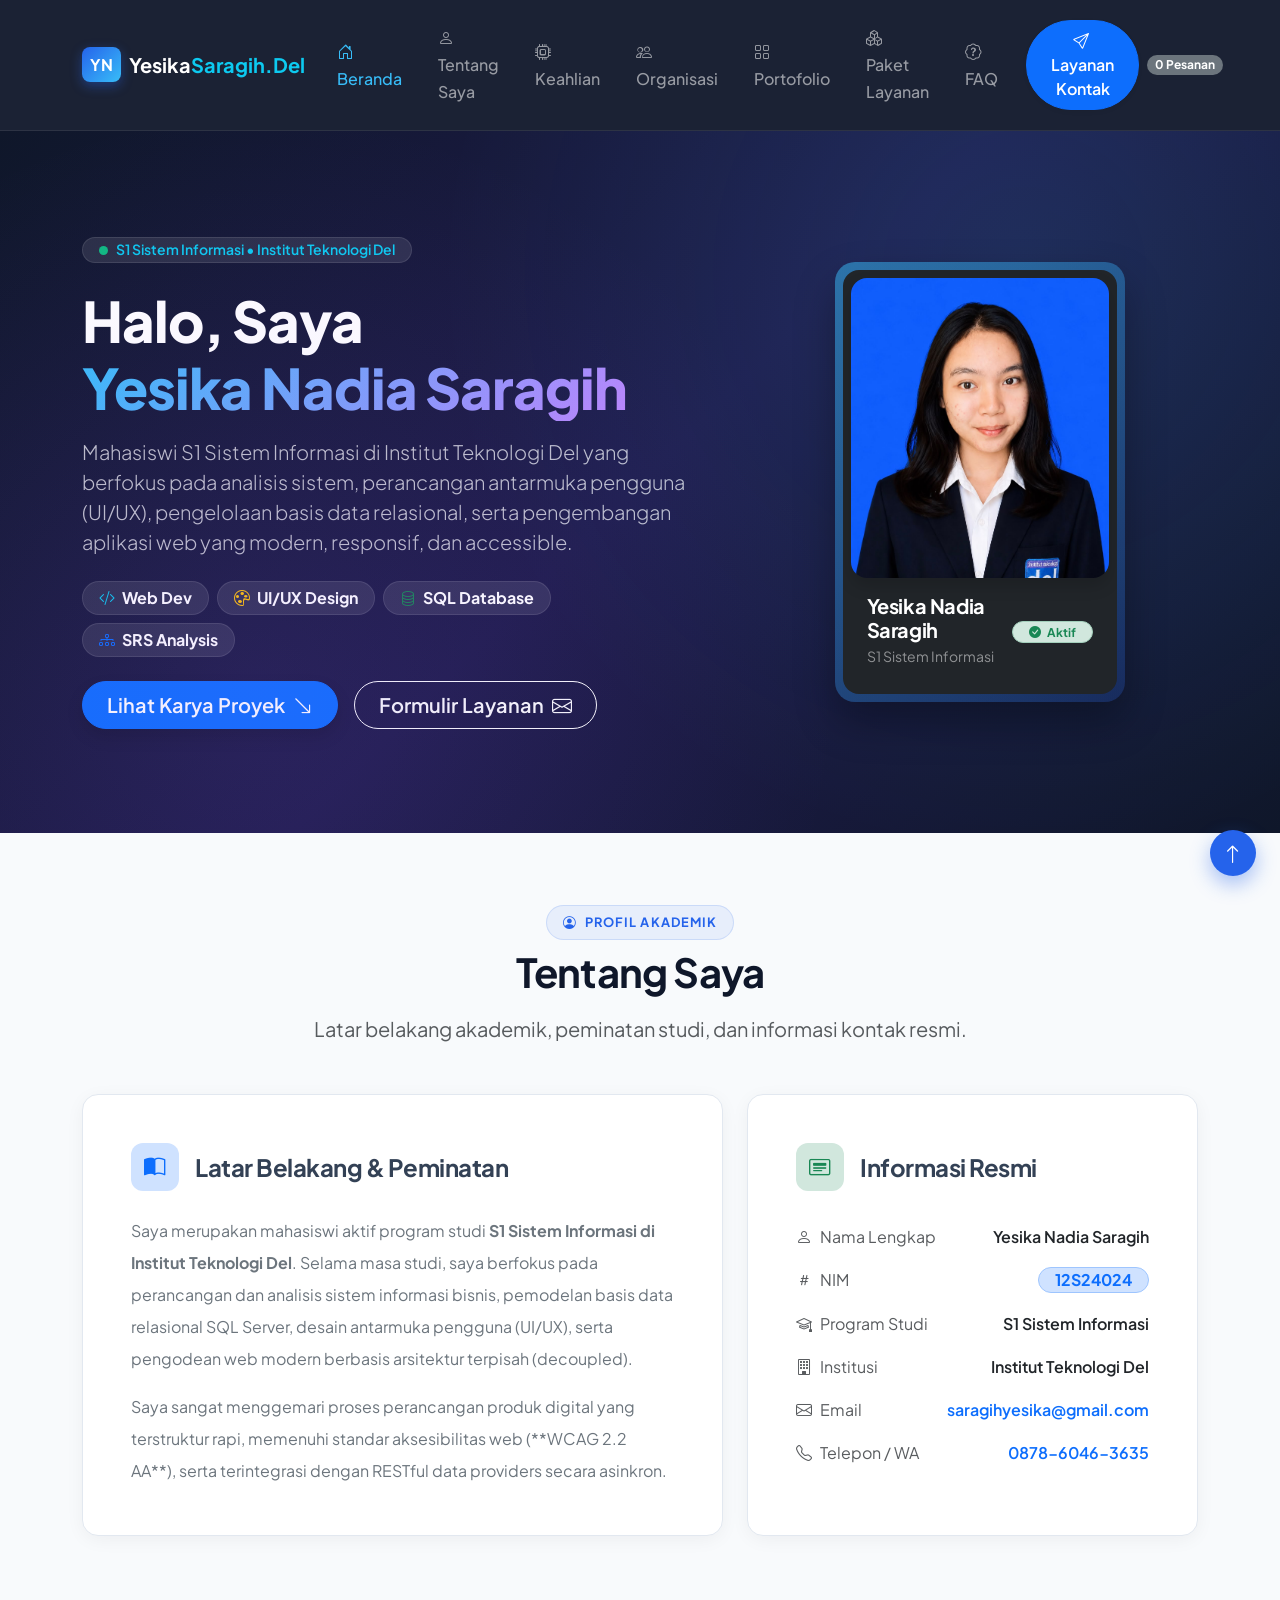
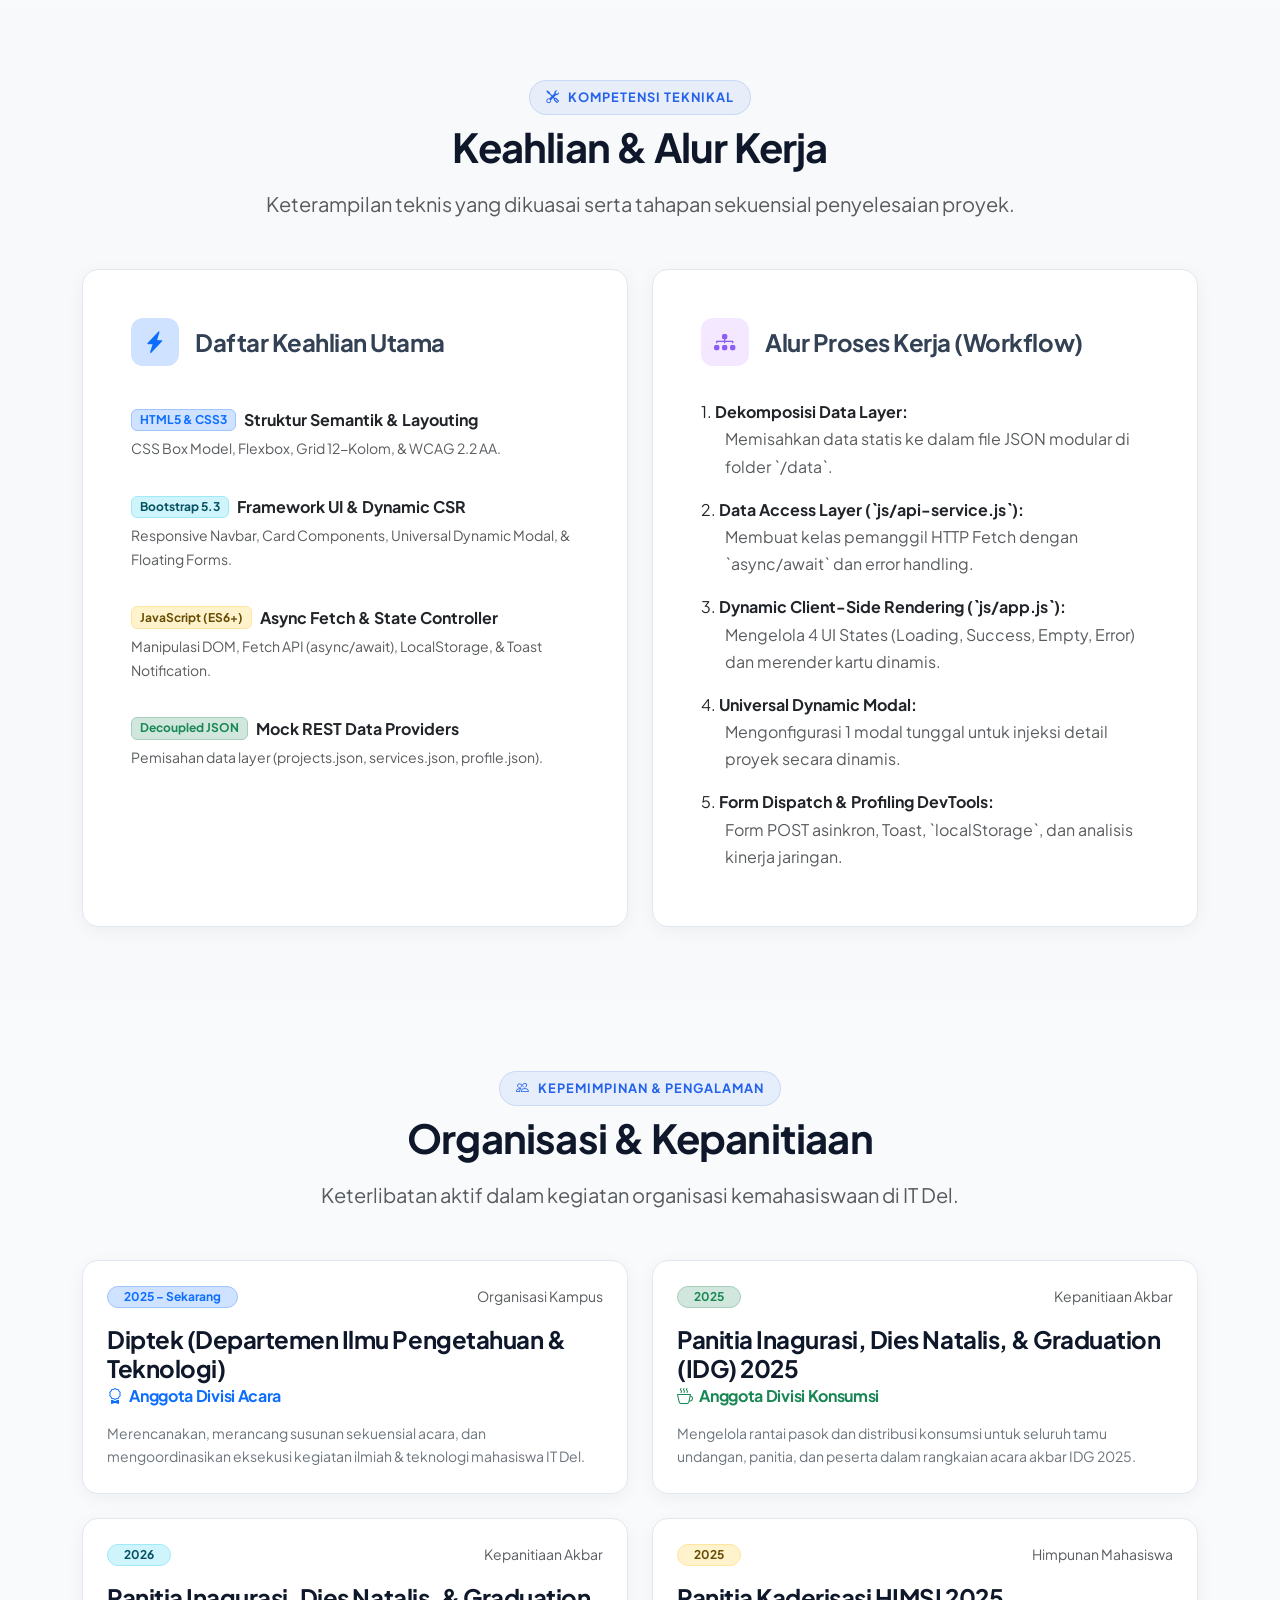
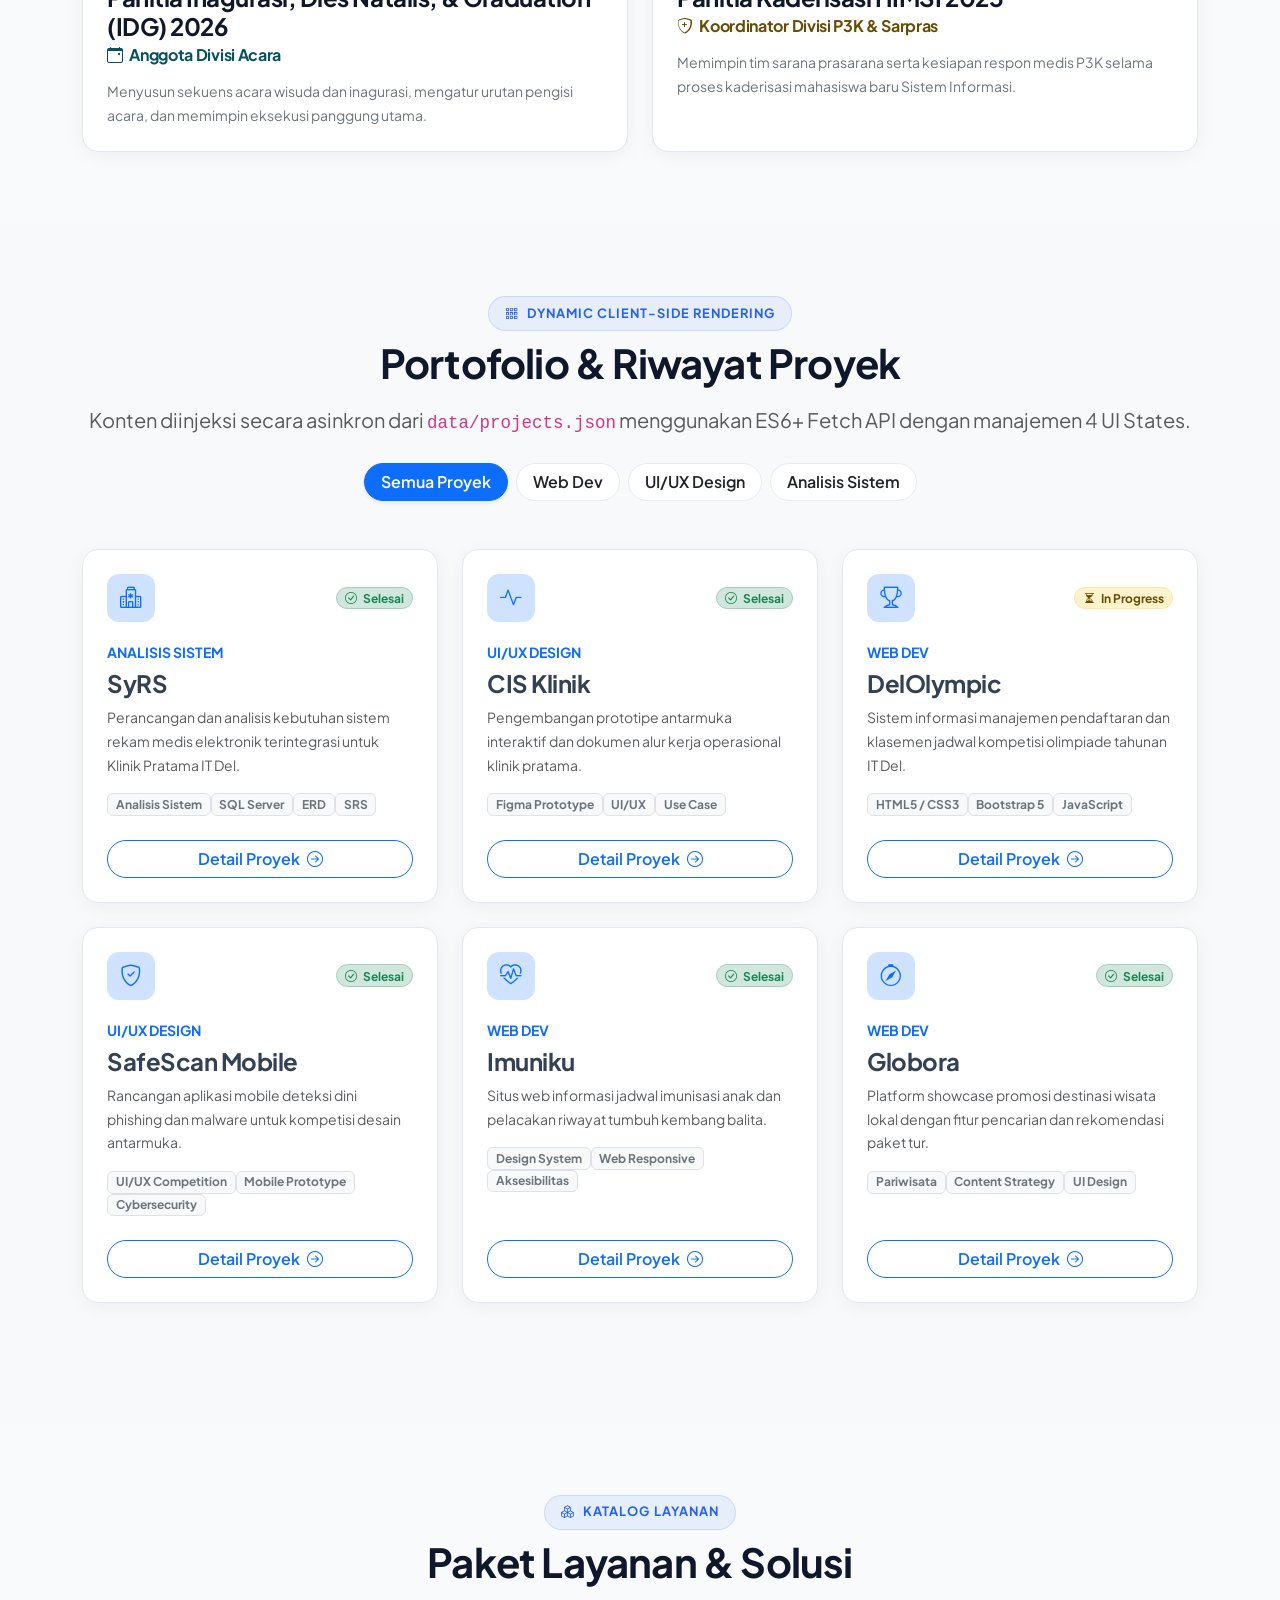
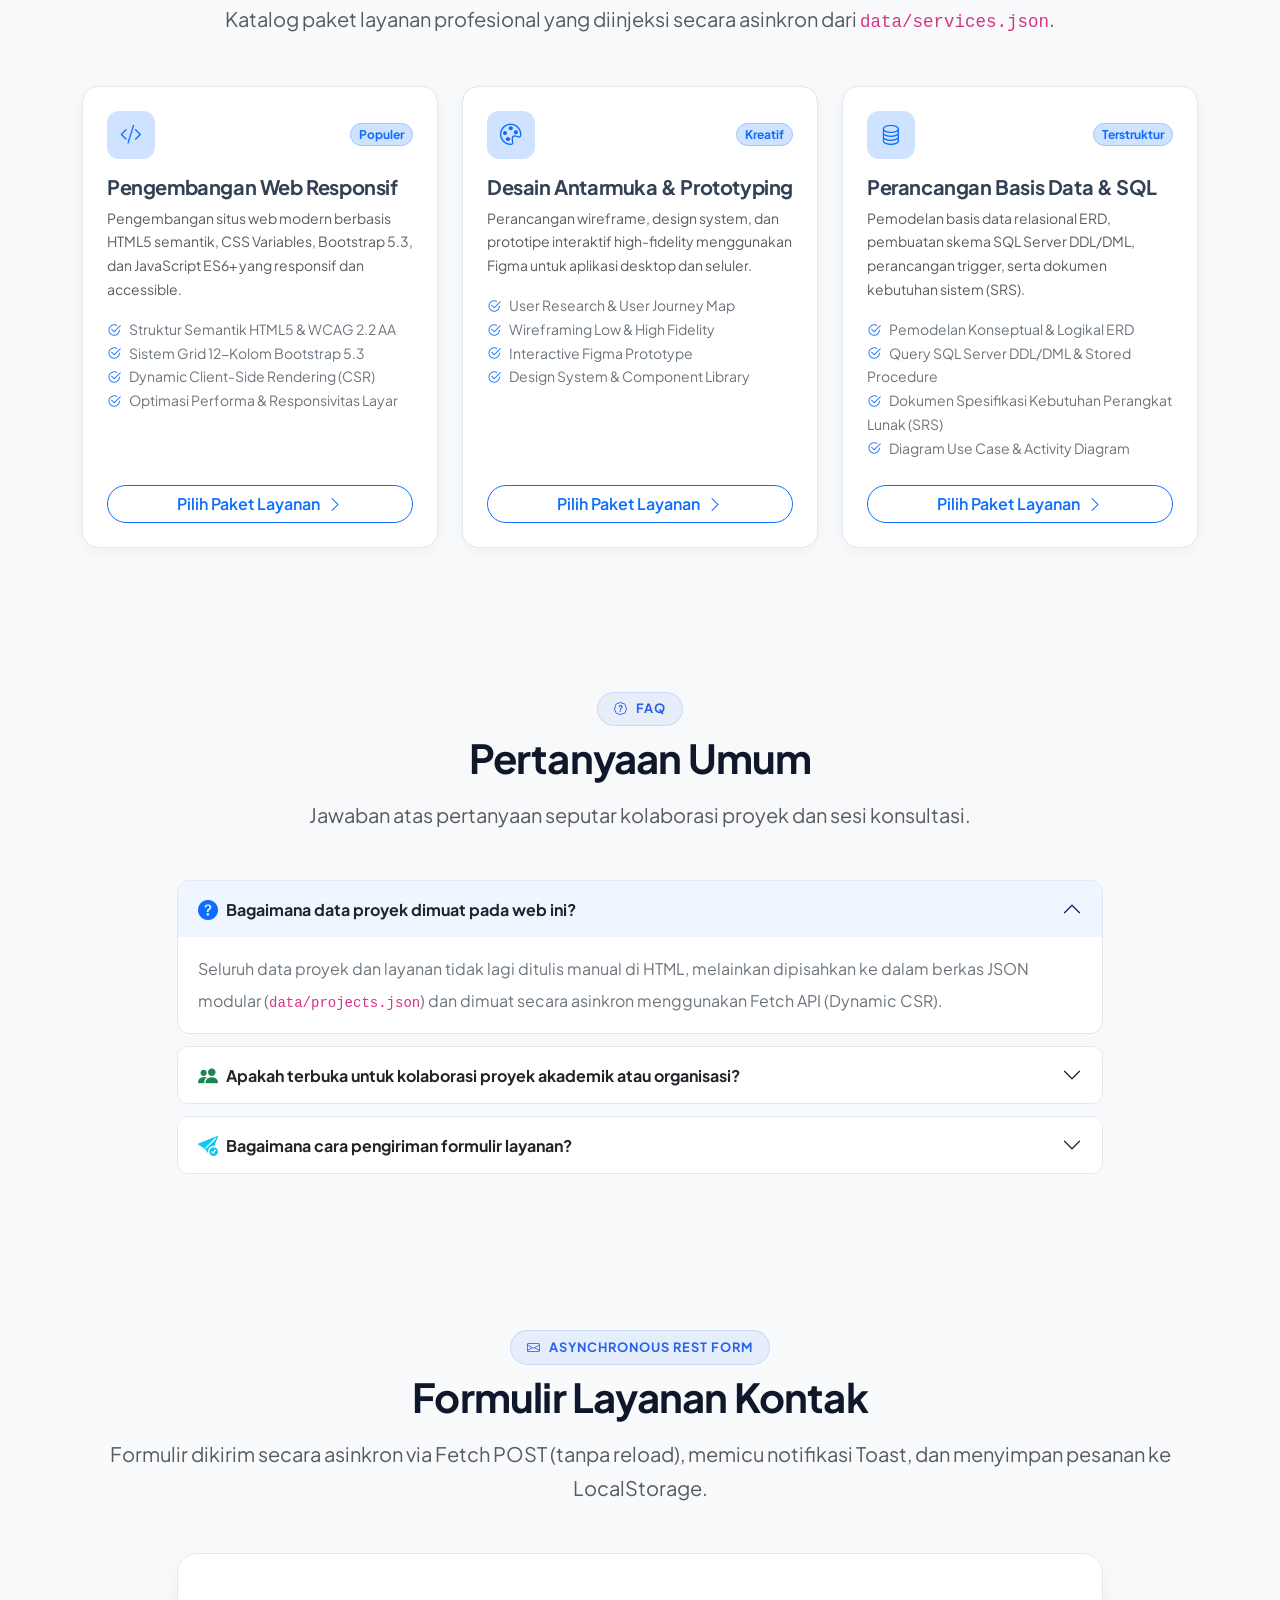
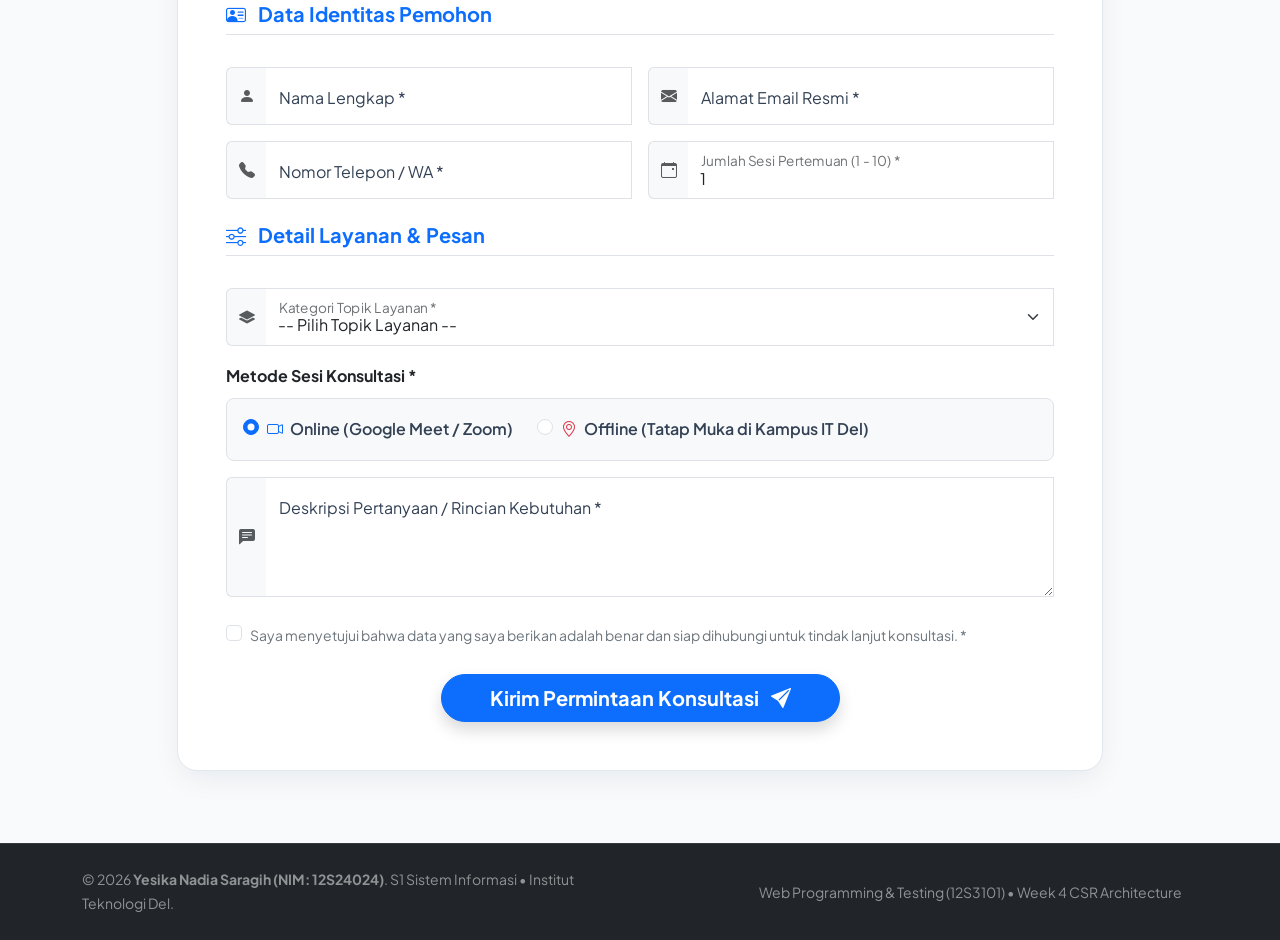
<file: index.html>
<!DOCTYPE html>
<html lang="id">
<head>
    <meta charset="UTF-8">
    <meta name="viewport" content="width=device-width, initial-scale=1.0">
    <meta name="description" content="Portofolio Personal & Portal Layanan Yesika Nadia Saragih - Mahasiswi S1 Sistem Informasi IT Del (NIM: 12S24024). Modul 4: Decoupled Multi-Tier Architecture & Dynamic Client-Side Rendering (CSR).">
    <title>Yesika Nadia Saragih | Portofolio S1 Sistem Informasi IT Del</title>

    <!-- Google Fonts: Plus Jakarta Sans -->
    <link rel="preconnect" href="https://fonts.googleapis.com">
    <link rel="preconnect" href="https://fonts.gstatic.com" crossorigin>
    <link href="https://fonts.googleapis.com/css2?family=Plus+Jakarta+Sans:wght@400;500;600;700;800&display=swap" rel="stylesheet">

    <!-- Bootstrap 5.3.3 CSS CDN -->
    <link href="https://cdn.jsdelivr.net/npm/bootstrap@5.3.3/dist/css/bootstrap.min.css" rel="stylesheet" integrity="sha384-QWTKZyjpPEjISv5WaRU9OFeRpok6YctnYmDr5pNlyT2bRjXh0JMhjY6hW+ALEwIH" crossorigin="anonymous">

    <!-- Bootstrap Icons 1.11.3 CDN -->
    <link rel="stylesheet" href="https://cdn.jsdelivr.net/npm/bootstrap-icons@1.11.3/font/bootstrap-icons.min.css">

    <!-- External Custom Styles (Zero !important) -->
    <link rel="stylesheet" href="style.css">
</head>
<body data-bs-spy="scroll" data-bs-target="#mainNavbar" data-bs-offset="90">

    <!-- HEADER & RESPONSIVE GLASSMORPHISM NAVBAR -->
    <header class="sticky-top">
        <nav class="navbar navbar-expand-lg navbar-dark glass-nav py-3" id="mainNavbar">
            <div class="container">
                <a class="navbar-brand fw-bold d-flex align-items-center gap-2" href="#beranda">
                    <span class="brand-logo text-white rounded-3 px-2 py-1 fs-6">YN</span>
                    <span class="fs-5">Yesika<span class="text-info">Saragih.Del</span></span>
                </a>
                
                <button class="navbar-toggler border-0 shadow-none" type="button" data-bs-toggle="collapse" data-bs-target="#navbarContent" aria-controls="navbarContent" aria-expanded="false" aria-label="Toggle navigation">
                    <span class="navbar-toggler-icon"></span>
                </button>

                <div class="collapse navbar-collapse" id="navbarContent">
                    <ul class="navbar-nav ms-auto mb-2 mb-lg-0 gap-lg-1 align-items-lg-center">
                        <li class="nav-item"><a class="nav-link active px-3" href="#beranda"><i class="bi bi-house-door me-1"></i> Beranda</a></li>
                        <li class="nav-item"><a class="nav-link px-3" href="#tentang"><i class="bi bi-person me-1"></i> Tentang Saya</a></li>
                        <li class="nav-item"><a class="nav-link px-3" href="#keahlian"><i class="bi bi-cpu me-1"></i> Keahlian</a></li>
                        <li class="nav-item"><a class="nav-link px-3" href="#organisasi"><i class="bi bi-people me-1"></i> Organisasi</a></li>
                        <li class="nav-item"><a class="nav-link px-3" href="#proyek"><i class="bi bi-grid me-1"></i> Portofolio</a></li>
                        <li class="nav-item"><a class="nav-link px-3" href="#layanan-katalog"><i class="bi bi-boxes me-1"></i> Paket Layanan</a></li>
                        <li class="nav-item"><a class="nav-link px-3" href="#faq"><i class="bi bi-patch-question me-1"></i> FAQ</a></li>
                        <li class="nav-item ms-lg-2 d-flex align-items-center gap-2 mt-2 mt-lg-0">
                            <a class="btn btn-primary rounded-pill px-4 py-2 fw-semibold shadow-sm" href="#layanan">
                                <i class="bi bi-send me-1"></i> Layanan Kontak
                            </a>
                            <span id="orderCountBadge" class="badge bg-secondary rounded-pill" title="Jumlah pesanan di localStorage">0 Pesanan</span>
                        </li>
                    </ul>
                </div>
            </div>
        </nav>
    </header>

    <main>
        <!-- HERO SECTION -->
        <section id="beranda" class="hero-wrapper text-white overflow-hidden">
            <div class="container py-lg-4">
                <div class="row align-items-center g-5">
                    <div class="col-lg-7">
                        <div class="pe-lg-3">
                            <div class="d-inline-flex align-items-center gap-2 px-3 py-1.5 rounded-pill bg-white bg-opacity-10 backdrop-blur text-info border border-white border-opacity-10 mb-4">
                                <span class="pulse-status"></span>
                                <span class="small fw-semibold">S1 Sistem Informasi • Institut Teknologi Del</span>
                            </div>
                            
                            <h1 class="display-4 fw-extrabold mb-3 text-white hero-title-text">
                                Halo, Saya <span class="gradient-title">Yesika Nadia Saragih</span>
                            </h1>

                            <p class="lead text-light text-opacity-75 mb-4 lh-base">
                                Mahasiswi S1 Sistem Informasi di Institut Teknologi Del yang berfokus pada analisis sistem, perancangan antarmuka pengguna (UI/UX), pengelolaan basis data relasional, serta pengembangan aplikasi web yang modern, responsif, dan accessible.
                            </p>

                            <div class="d-flex flex-wrap gap-2 mb-4">
                                <span class="badge bg-white bg-opacity-10 text-white border border-white border-opacity-10 px-3 py-2 fs-6 rounded-pill"><i class="bi bi-code-slash text-info me-1"></i> Web Dev</span>
                                <span class="badge bg-white bg-opacity-10 text-white border border-white border-opacity-10 px-3 py-2 fs-6 rounded-pill"><i class="bi bi-palette text-warning me-1"></i> UI/UX Design</span>
                                <span class="badge bg-white bg-opacity-10 text-white border border-white border-opacity-10 px-3 py-2 fs-6 rounded-pill"><i class="bi bi-database text-success me-1"></i> SQL Database</span>
                                <span class="badge bg-white bg-opacity-10 text-white border border-white border-opacity-10 px-3 py-2 fs-6 rounded-pill"><i class="bi bi-diagram-3 text-primary me-1"></i> SRS Analysis</span>
                            </div>

                            <div class="d-flex flex-wrap gap-3">
                                <a href="#proyek" class="btn btn-primary btn-lg rounded-pill px-4 shadow fw-semibold">
                                    Lihat Karya Proyek <i class="bi bi-arrow-down-right ms-1"></i>
                                </a>
                                <a href="#layanan" class="btn btn-outline-light btn-lg rounded-pill px-4 fw-semibold">
                                    Formulir Layanan <i class="bi bi-envelope ms-1"></i>
                                </a>
                            </div>
                        </div>
                    </div>

                    <div class="col-lg-5 text-center">
                        <div class="hero-profile-ring mx-auto" style="max-width: 290px;">
                            <div class="card bg-dark border-0 rounded-4 overflow-hidden shadow-2xl p-2 text-white">
                                <img src="profile.png" alt="Foto Profil Yesika Nadia Saragih" class="card-img-top rounded-4 shadow" style="height: 300px; object-fit: cover;">
                                <div class="card-body p-3 text-start">
                                    <div class="d-flex justify-content-between align-items-center">
                                        <div>
                                            <h5 class="card-title fw-bold mb-0 text-white">Yesika Nadia Saragih</h5>
                                            <small class="text-white-50">S1 Sistem Informasi</small>
                                        </div>
                                        <span class="badge bg-success-subtle text-success border border-success-subtle px-3 py-1.5 rounded-pill"><i class="bi bi-check-circle-fill me-1"></i> Aktif</span>
                                    </div>
                                </div>
                            </div>
                        </div>
                    </div>
                </div>
            </div>
        </section>

        <!-- SECTION 1: TENTANG SAYA -->
        <section id="tentang" class="py-5">
            <div class="container py-lg-4">
                <div class="text-center max-w-2xl mx-auto mb-5">
                    <span class="section-pill mb-2"><i class="bi bi-person-circle"></i> Profil Akademik</span>
                    <h2 class="fw-extrabold fs-1 mb-3">Tentang Saya</h2>
                    <p class="text-muted fs-5">Latar belakang akademik, peminatan studi, dan informasi kontak resmi.</p>
                </div>

                <div class="row g-4">
                    <div class="col-lg-7">
                        <article class="unified-card h-100 p-4 p-md-5">
                            <div class="d-flex align-items-center gap-3 mb-4">
                                <div class="card-icon-box bg-primary-subtle text-primary">
                                    <i class="bi bi-book-half"></i>
                                </div>
                                <h3 class="h4 fw-bold mb-0">Latar Belakang & Peminatan</h3>
                            </div>
                            <p class="text-secondary lh-lg mb-3">
                                Saya merupakan mahasiswi aktif program studi <strong>S1 Sistem Informasi di Institut Teknologi Del</strong>. Selama masa studi, saya berfokus pada perancangan dan analisis sistem informasi bisnis, pemodelan basis data relasional SQL Server, desain antarmuka pengguna (UI/UX), serta pengodean web modern berbasis arsitektur terpisah (decoupled).
                            </p>
                            <p class="text-secondary lh-lg mb-0">
                                Saya sangat menggemari proses perancangan produk digital yang terstruktur rapi, memenuhi standar aksesibilitas web (**WCAG 2.2 AA**), serta terintegrasi dengan RESTful data providers secara asinkron.
                            </p>
                        </article>
                    </div>

                    <div class="col-lg-5">
                        <aside class="unified-card h-100 p-4 p-md-5">
                            <div class="d-flex align-items-center gap-3 mb-4">
                                <div class="card-icon-box bg-success-subtle text-success">
                                    <i class="bi bi-card-heading"></i>
                                </div>
                                <h3 class="h4 fw-bold mb-0">Informasi Resmi</h3>
                            </div>
                            <ul class="list-group list-group-flush border-0">
                                <li class="list-group-item d-flex justify-content-between align-items-center border-0 px-0 py-2.5">
                                    <span class="text-muted"><i class="bi bi-person me-2"></i>Nama Lengkap</span>
                                    <span class="fw-semibold text-dark">Yesika Nadia Saragih</span>
                                </li>
                                <li class="list-group-item d-flex justify-content-between align-items-center border-0 px-0 py-2.5">
                                    <span class="text-muted"><i class="bi bi-hash me-2"></i>NIM</span>
                                    <span class="badge bg-primary-subtle text-primary border border-primary-subtle px-3 py-1 fs-6 rounded-pill">12S24024</span>
                                </li>
                                <li class="list-group-item d-flex justify-content-between align-items-center border-0 px-0 py-2.5">
                                    <span class="text-muted"><i class="bi bi-mortarboard me-2"></i>Program Studi</span>
                                    <span class="fw-semibold text-dark">S1 Sistem Informasi</span>
                                </li>
                                <li class="list-group-item d-flex justify-content-between align-items-center border-0 px-0 py-2.5">
                                    <span class="text-muted"><i class="bi bi-building me-2"></i>Institusi</span>
                                    <span class="fw-semibold text-dark">Institut Teknologi Del</span>
                                </li>
                                <li class="list-group-item d-flex justify-content-between align-items-center border-0 px-0 py-2.5">
                                    <span class="text-muted"><i class="bi bi-envelope me-2"></i>Email</span>
                                    <a href="mailto:saragihyesika@gmail.com" class="fw-semibold text-decoration-none text-primary">saragihyesika@gmail.com</a>
                                </li>
                                <li class="list-group-item d-flex justify-content-between align-items-center border-0 px-0 py-2.5">
                                    <span class="text-muted"><i class="bi bi-telephone me-2"></i>Telepon / WA</span>
                                    <a href="tel:087860463635" class="fw-semibold text-decoration-none text-primary">0878-6046-3635</a>
                                </li>
                            </ul>
                        </aside>
                    </div>
                </div>
            </div>
        </section>

        <!-- SECTION 2: KEAHLIAN & ALUR KERJA -->
        <section id="keahlian" class="py-5 bg-body-tertiary">
            <div class="container py-lg-4">
                <div class="text-center max-w-2xl mx-auto mb-5">
                    <span class="section-pill mb-2"><i class="bi bi-tools"></i> Kompetensi Teknikal</span>
                    <h2 class="fw-extrabold fs-1 mb-3">Keahlian & Alur Kerja</h2>
                    <p class="text-muted fs-5">Keterampilan teknis yang dikuasai serta tahapan sekuensial penyelesaian proyek.</p>
                </div>

                <div class="row g-4">
                    <div class="col-lg-6">
                        <article class="unified-card h-100 p-4 p-md-5">
                            <div class="d-flex align-items-center gap-3 mb-4">
                                <div class="card-icon-box bg-primary-subtle text-primary">
                                    <i class="bi bi-lightning-charge-fill"></i>
                                </div>
                                <h3 class="h4 fw-bold mb-0">Daftar Keahlian Utama</h3>
                            </div>
                            <ul class="list-group list-group-flush border-0">
                                <li class="list-group-item border-0 px-0 py-3">
                                    <div class="d-flex align-items-center gap-2 mb-1">
                                        <span class="badge bg-primary-subtle text-primary border border-primary-subtle">HTML5 & CSS3</span>
                                        <span class="fw-bold text-dark">Struktur Semantik & Layouting</span>
                                    </div>
                                    <small class="text-muted d-block">CSS Box Model, Flexbox, Grid 12-Kolom, & WCAG 2.2 AA.</small>
                                </li>
                                <li class="list-group-item border-0 px-0 py-3">
                                    <div class="d-flex align-items-center gap-2 mb-1">
                                        <span class="badge bg-info-subtle text-info-emphasis border border-info-subtle">Bootstrap 5.3</span>
                                        <span class="fw-bold text-dark">Framework UI & Dynamic CSR</span>
                                    </div>
                                    <small class="text-muted d-block">Responsive Navbar, Card Components, Universal Dynamic Modal, & Floating Forms.</small>
                                </li>
                                <li class="list-group-item border-0 px-0 py-3">
                                    <div class="d-flex align-items-center gap-2 mb-1">
                                        <span class="badge bg-warning-subtle text-warning-emphasis border border-warning-subtle">JavaScript (ES6+)</span>
                                        <span class="fw-bold text-dark">Async Fetch & State Controller</span>
                                    </div>
                                    <small class="text-muted d-block">Manipulasi DOM, Fetch API (async/await), LocalStorage, & Toast Notification.</small>
                                </li>
                                <li class="list-group-item border-0 px-0 py-3">
                                    <div class="d-flex align-items-center gap-2 mb-1">
                                        <span class="badge bg-success-subtle text-success border border-success-subtle">Decoupled JSON</span>
                                        <span class="fw-bold text-dark">Mock REST Data Providers</span>
                                    </div>
                                    <small class="text-muted d-block">Pemisahan data layer (projects.json, services.json, profile.json).</small>
                                </li>
                            </ul>
                        </article>
                    </div>

                    <div class="col-lg-6">
                        <article class="unified-card h-100 p-4 p-md-5">
                            <div class="d-flex align-items-center gap-3 mb-4">
                                <div class="card-icon-box bg-purple-subtle text-purple" style="background-color: #f3e8ff; color: #8b5cf6;">
                                    <i class="bi bi-diagram-3-fill"></i>
                                </div>
                                <h3 class="h4 fw-bold mb-0">Alur Proses Kerja (Workflow)</h3>
                            </div>
                            <ol class="list-group list-group-numbered list-group-flush border-0">
                                <li class="list-group-item border-0 px-0 py-2.5">
                                    <strong class="text-dark">Dekomposisi Data Layer:</strong>
                                    <span class="text-muted d-block ms-4">Memisahkan data statis ke dalam file JSON modular di folder `/data`.</span>
                                </li>
                                <li class="list-group-item border-0 px-0 py-2.5">
                                    <strong class="text-dark">Data Access Layer (`js/api-service.js`):</strong>
                                    <span class="text-muted d-block ms-4">Membuat kelas pemanggil HTTP Fetch dengan `async/await` dan error handling.</span>
                                </li>
                                <li class="list-group-item border-0 px-0 py-2.5">
                                    <strong class="text-dark">Dynamic Client-Side Rendering (`js/app.js`):</strong>
                                    <span class="text-muted d-block ms-4">Mengelola 4 UI States (Loading, Success, Empty, Error) dan merender kartu dinamis.</span>
                                </li>
                                <li class="list-group-item border-0 px-0 py-2.5">
                                    <strong class="text-dark">Universal Dynamic Modal:</strong>
                                    <span class="text-muted d-block ms-4">Mengonfigurasi 1 modal tunggal untuk injeksi detail proyek secara dinamis.</span>
                                </li>
                                <li class="list-group-item border-0 px-0 py-2.5">
                                    <strong class="text-dark">Form Dispatch & Profiling DevTools:</strong>
                                    <span class="text-muted d-block ms-4">Form POST asinkron, Toast, `localStorage`, dan analisis kinerja jaringan.</span>
                                </li>
                            </ol>
                        </article>
                    </div>
                </div>
            </div>
        </section>

        <!-- SECTION 3: ORGANISASI & KEPANITIAAN -->
        <section id="organisasi" class="py-5">
            <div class="container py-lg-4">
                <div class="text-center max-w-2xl mx-auto mb-5">
                    <span class="section-pill mb-2"><i class="bi bi-people"></i> Kepemimpinan & Pengalaman</span>
                    <h2 class="fw-extrabold fs-1 mb-3">Organisasi & Kepanitiaan</h2>
                    <p class="text-muted fs-5">Keterlibatan aktif dalam kegiatan organisasi kemahasiswaan di IT Del.</p>
                </div>

                <div class="row row-cols-1 row-cols-md-2 g-4">
                    <div class="col">
                        <article class="unified-card h-100 p-4">
                            <div class="d-flex justify-content-between align-items-center mb-3">
                                <span class="badge bg-primary-subtle text-primary border border-primary-subtle px-3 py-1.5 rounded-pill">2025 – Sekarang</span>
                                <span class="text-muted small font-mono">Organisasi Kampus</span>
                            </div>
                            <h4 class="fw-bold mb-1">Diptek (Departemen Ilmu Pengetahuan & Teknologi)</h4>
                            <h6 class="text-primary mb-3"><i class="bi bi-award me-1"></i> Anggota Divisi Acara</h6>
                            <p class="text-secondary small lh-relaxed mb-0">
                                Merencanakan, merancang susunan sekuensial acara, dan mengoordinasikan eksekusi kegiatan ilmiah & teknologi mahasiswa IT Del.
                            </p>
                        </article>
                    </div>

                    <div class="col">
                        <article class="unified-card h-100 p-4">
                            <div class="d-flex justify-content-between align-items-center mb-3">
                                <span class="badge bg-success-subtle text-success border border-success-subtle px-3 py-1.5 rounded-pill">2025</span>
                                <span class="text-muted small font-mono">Kepanitiaan Akbar</span>
                            </div>
                            <h4 class="fw-bold mb-1">Panitia Inagurasi, Dies Natalis, & Graduation (IDG) 2025</h4>
                            <h6 class="text-success mb-3"><i class="bi bi-cup-hot me-1"></i> Anggota Divisi Konsumsi</h6>
                            <p class="text-secondary small lh-relaxed mb-0">
                                Mengelola rantai pasok dan distribusi konsumsi untuk seluruh tamu undangan, panitia, dan peserta dalam rangkaian acara akbar IDG 2025.
                            </p>
                        </article>
                    </div>

                    <div class="col">
                        <article class="unified-card h-100 p-4">
                            <div class="d-flex justify-content-between align-items-center mb-3">
                                <span class="badge bg-info-subtle text-info-emphasis border border-info-subtle px-3 py-1.5 rounded-pill">2026</span>
                                <span class="text-muted small font-mono">Kepanitiaan Akbar</span>
                            </div>
                            <h4 class="fw-bold mb-1">Panitia Inagurasi, Dies Natalis, & Graduation (IDG) 2026</h4>
                            <h6 class="text-info-emphasis mb-3"><i class="bi bi-calendar-event me-1"></i> Anggota Divisi Acara</h6>
                            <p class="text-secondary small lh-relaxed mb-0">
                                Menyusun sekuens acara wisuda dan inagurasi, mengatur urutan pengisi acara, dan memimpin eksekusi panggung utama.
                            </p>
                        </article>
                    </div>

                    <div class="col">
                        <article class="unified-card h-100 p-4">
                            <div class="d-flex justify-content-between align-items-center mb-3">
                                <span class="badge bg-warning-subtle text-warning-emphasis border border-warning-subtle px-3 py-1.5 rounded-pill">2025</span>
                                <span class="text-muted small font-mono">Himpunan Mahasiswa</span>
                            </div>
                            <h4 class="fw-bold mb-1">Panitia Kaderisasi HIMSI 2025</h4>
                            <h6 class="text-warning-emphasis mb-3"><i class="bi bi-shield-plus me-1"></i> Koordinator Divisi P3K & Sarpras</h6>
                            <p class="text-secondary small lh-relaxed mb-0">
                                Memimpin tim sarana prasarana serta kesiapan respon medis P3K selama proses kaderisasi mahasiswa baru Sistem Informasi.
                            </p>
                        </article>
                    </div>
                </div>
            </div>
        </section>

        <!-- SECTION 4: PORTOFOLIO KARYA (DYNAMIC CLIENT-SIDE RENDERING CSR) -->
        <section id="proyek" class="py-5 bg-body-tertiary">
            <div class="container py-lg-4">
                <div class="text-center max-w-2xl mx-auto mb-4">
                    <span class="section-pill mb-2"><i class="bi bi-grid-3x3-gap"></i> Dynamic Client-Side Rendering</span>
                    <h2 class="fw-extrabold fs-1 mb-3">Portofolio & Riwayat Proyek</h2>
                    <p class="text-muted fs-5">Konten diinjeksi secara asinkron dari <code>data/projects.json</code> menggunakan ES6+ Fetch API dengan manajemen 4 UI States.</p>
                </div>

                <!-- FILTER KATEGORI INSTAN (DYNAMICALLY RENDERED BY APP.JS) -->
                <div id="categoryFilters" class="d-flex flex-wrap justify-content-center gap-2 mb-5">
                    <!-- Category buttons rendered dynamically -->
                </div>

                <!-- RESPONSIVE GRID 12-KOLOM (DYNAMICALLY RENDERED BY APP.JS) -->
                <div id="projectsContainer" class="row row-cols-1 row-cols-md-2 row-cols-lg-3 g-4 mb-5">
                    <!-- 4 UI States rendered dynamically (Loading, Success, Empty, Error) -->
                </div>
            </div>
        </section>

        <!-- SECTION 5: KATALOG PAKET LAYANAN (DYNAMICALLY RENDERED FROM SERVICES.JSON) -->
        <section id="layanan-katalog" class="py-5">
            <div class="container py-lg-4">
                <div class="text-center max-w-2xl mx-auto mb-5">
                    <span class="section-pill mb-2"><i class="bi bi-boxes"></i> Katalog Layanan</span>
                    <h2 class="fw-extrabold fs-1 mb-3">Paket Layanan & Solusi</h2>
                    <p class="text-muted fs-5">Katalog paket layanan profesional yang diinjeksi secara asinkron dari <code>data/services.json</code>.</p>
                </div>

                <div id="servicesContainer" class="row row-cols-1 row-cols-md-3 g-4">
                    <!-- Services rendered dynamically -->
                </div>
            </div>
        </section>

        <!-- SECTION 6: PERTANYAAN UMUM (FAQ) ACCORDION -->
        <aside id="faq" class="py-5 bg-body-tertiary">
            <div class="container py-lg-4">
                <div class="text-center max-w-2xl mx-auto mb-5">
                    <span class="section-pill mb-2"><i class="bi bi-patch-question"></i> FAQ</span>
                    <h2 class="fw-extrabold fs-1 mb-3">Pertanyaan Umum</h2>
                    <p class="text-muted fs-5">Jawaban atas pertanyaan seputar kolaborasi proyek dan sesi konsultasi.</p>
                </div>

                <div class="row">
                    <div class="col-lg-10 mx-auto">
                        <div class="accordion" id="faqAccordion">
                            <div class="accordion-item custom-accordion-item">
                                <h2 class="accordion-header" id="headingOne">
                                    <button class="accordion-button fw-bold py-3 text-dark" type="button" data-bs-toggle="collapse" data-bs-target="#collapseOne" aria-expanded="true" aria-controls="collapseOne">
                                        <i class="bi bi-question-circle-fill text-primary me-2 fs-5"></i> Bagaimana data proyek dimuat pada web ini?
                                    </button>
                                </h2>
                                <div id="collapseOne" class="accordion-collapse collapse show" aria-labelledby="headingOne" data-bs-parent="#faqAccordion">
                                    <div class="accordion-body text-secondary lh-lg">
                                        Seluruh data proyek dan layanan tidak lagi ditulis manual di HTML, melainkan dipisahkan ke dalam berkas JSON modular (<code>data/projects.json</code>) dan dimuat secara asinkron menggunakan Fetch API (Dynamic CSR).
                                    </div>
                                </div>
                            </div>

                            <div class="accordion-item custom-accordion-item">
                                <h2 class="accordion-header" id="headingTwo">
                                    <button class="accordion-button collapsed fw-bold py-3 text-dark" type="button" data-bs-toggle="collapse" data-bs-target="#collapseTwo" aria-expanded="false" aria-controls="collapseTwo">
                                        <i class="bi bi-people-fill text-success me-2 fs-5"></i> Apakah terbuka untuk kolaborasi proyek akademik atau organisasi?
                                    </button>
                                </h2>
                                <div id="collapseTwo" class="accordion-collapse collapse" aria-labelledby="headingTwo" data-bs-parent="#faqAccordion">
                                    <div class="accordion-body text-secondary lh-lg">
                                        Sangat terbuka! Saya siap berkolaborasi dalam proyek kelompok perkuliahan, kegiatan organisasi kemahasiswaan IT Del, maupun tim pengembangan riset aplikasi web.
                                    </div>
                                </div>
                            </div>

                            <div class="accordion-item custom-accordion-item">
                                <h2 class="accordion-header" id="headingThree">
                                    <button class="accordion-button collapsed fw-bold py-3 text-dark" type="button" data-bs-toggle="collapse" data-bs-target="#collapseThree" aria-expanded="false" aria-controls="collapseThree">
                                        <i class="bi bi-send-check-fill text-info me-2 fs-5"></i> Bagaimana cara pengiriman formulir layanan?
                                    </button>
                                </h2>
                                <div id="collapseThree" class="accordion-collapse collapse" aria-labelledby="headingThree" data-bs-parent="#faqAccordion">
                                    <div class="accordion-body text-secondary lh-lg">
                                        Formulir dikirim secara asinkron via AJAX Fetch POST tanpa memicu *full page reload*. Pesanan Anda akan dikirim ke API simulasi dan disimpan secara persisten di <code>localStorage</code> peramban Anda.
                                    </div>
                                </div>
                            </div>
                        </div>
                    </div>
                </div>
            </div>
        </aside>

        <!-- SECTION 7: FORMULIR LAYANAN KONTAK ASINKRON (DECOUPLED REST FORM DISPATCH) -->
        <section id="layanan" class="py-5">
            <div class="container py-lg-4">
                <div class="text-center max-w-2xl mx-auto mb-5">
                    <span class="section-pill mb-2"><i class="bi bi-envelope"></i> Asynchronous REST Form</span>
                    <h2 class="fw-extrabold fs-1 mb-3">Formulir Layanan Kontak</h2>
                    <p class="text-muted fs-5">Formulir dikirim secara asinkron via Fetch POST (tanpa reload), memicu notifikasi Toast, dan menyimpan pesanan ke LocalStorage.</p>
                </div>

                <div class="row">
                    <div class="col-lg-10 mx-auto">
                        <div class="custom-form-card p-4 p-md-5">
                            <form class="needs-validation" novalidate action="#" method="POST" id="contactForm">
                                
                                <!-- FIELDSET 1: IDENTITAS PEMOHON -->
                                <fieldset class="mb-4">
                                    <legend class="h5 fw-bold text-primary border-bottom pb-2 mb-3">
                                        <i class="bi bi-person-vcard me-2"></i> Data Identitas Pemohon
                                    </legend>

                                    <div class="row g-3">
                                        <!-- INPUT 1: NAMA LENGKAP -->
                                        <div class="col-md-6">
                                            <div class="input-group has-validation">
                                                <span class="input-group-text bg-light border-end-0 text-muted"><i class="bi bi-person-fill"></i></span>
                                                <div class="form-floating flex-grow-1">
                                                    <input type="text" class="form-control border-start-0" id="floatingNama" name="floatingNama" placeholder="Nama Lengkap" required>
                                                    <label for="floatingNama">Nama Lengkap *</label>
                                                </div>
                                                <div class="invalid-feedback">Nama lengkap wajib diisi.</div>
                                                <div class="valid-feedback">Terisi dengan benar!</div>
                                            </div>
                                        </div>

                                        <!-- INPUT 2: EMAIL -->
                                        <div class="col-md-6">
                                            <div class="input-group has-validation">
                                                <span class="input-group-text bg-light border-end-0 text-muted"><i class="bi bi-envelope-fill"></i></span>
                                                <div class="form-floating flex-grow-1">
                                                    <input type="email" class="form-control border-start-0" id="floatingEmail" name="floatingEmail" placeholder="nama@del.ac.id" required pattern="[a-z0-9._%+-]+@[a-z0-9.-]+\.[a-z]{2,}$">
                                                    <label for="floatingEmail">Alamat Email Resmi *</label>
                                                </div>
                                                <div class="invalid-feedback">Alamat email valid wajib disertakan.</div>
                                                <div class="valid-feedback">Format email valid!</div>
                                            </div>
                                        </div>

                                        <!-- INPUT 3: TELEPON / WA -->
                                        <div class="col-md-6">
                                            <div class="input-group has-validation">
                                                <span class="input-group-text bg-light border-end-0 text-muted"><i class="bi bi-telephone-fill"></i></span>
                                                <div class="form-floating flex-grow-1">
                                                    <input type="tel" class="form-control border-start-0" id="floatingTel" name="floatingTel" placeholder="087860463635" required pattern="[0-9]{10,14}">
                                                    <label for="floatingTel">Nomor Telepon / WA *</label>
                                                </div>
                                                <div class="invalid-feedback">Nomor WA valid (10-14 digit angka) wajib disertakan.</div>
                                                <div class="valid-feedback">Nomor telepon valid!</div>
                                            </div>
                                        </div>

                                        <!-- INPUT 4: JUMLAH SESI -->
                                        <div class="col-md-6">
                                            <div class="input-group has-validation">
                                                <span class="input-group-text bg-light border-end-0 text-muted"><i class="bi bi-calendar-event"></i></span>
                                                <div class="form-floating flex-grow-1">
                                                    <input type="number" class="form-control border-start-0" id="floatingSesi" name="floatingSesi" placeholder="1" min="1" max="10" value="1" required>
                                                    <label for="floatingSesi">Jumlah Sesi Pertemuan (1 - 10) *</label>
                                                </div>
                                                <div class="invalid-feedback">Isi angka 1 hingga 10 sesi.</div>
                                                <div class="valid-feedback">Jumlah sesi valid!</div>
                                            </div>
                                        </div>
                                    </div>
                                </fieldset>

                                <!-- FIELDSET 2: DETAIL LAYANAN KONSULTASI -->
                                <fieldset class="mb-4">
                                    <legend class="h5 fw-bold text-primary border-bottom pb-2 mb-3">
                                        <i class="bi bi-sliders me-2"></i> Detail Layanan & Pesan
                                    </legend>

                                    <div class="row g-3">
                                        <!-- SELECT TOPIC -->
                                        <div class="col-12">
                                            <div class="input-group has-validation">
                                                <span class="input-group-text bg-light border-end-0 text-muted"><i class="bi bi-layers-fill"></i></span>
                                                <div class="form-floating flex-grow-1">
                                                    <select class="form-select border-start-0" id="floatingSelectTopic" name="floatingSelectTopic" required aria-label="Pilih Topik Layanan">
                                                        <option value="" selected disabled>-- Pilih Topik Layanan --</option>
                                                        <option value="web-dev">Pengembangan Web (HTML5, CSS3, Bootstrap 5)</option>
                                                        <option value="uiux-design">Desain Antarmuka & Prototyping (Figma)</option>
                                                        <option value="database-sql">Perancangan Basis Data & Query SQL</option>
                                                        <option value="system-analysis">Analisis Kebutuhan Sistem (SRS & Diagram)</option>
                                                        <option value="diskusi-akademik">Diskusi Akademik / Organisasi Kampus</option>
                                                    </select>
                                                    <label for="floatingSelectTopic">Kategori Topik Layanan *</label>
                                                </div>
                                                <div class="invalid-feedback">Pilihlah salah satu topik layanan.</div>
                                                <div class="valid-feedback">Topik terpilih!</div>
                                            </div>
                                        </div>

                                        <!-- RADIO BUTTONS METODE -->
                                        <div class="col-12">
                                            <label class="form-label fw-bold text-dark mb-2">Metode Sesi Konsultasi *</label>
                                            <div class="d-flex flex-wrap gap-4 bg-light p-3 rounded-3 border">
                                                <div class="form-check">
                                                    <input class="form-check-input" type="radio" name="metodeKonsultasi" id="metodeOnline" value="online" checked required>
                                                    <label class="form-check-label fw-semibold" for="metodeOnline">
                                                        <i class="bi bi-camera-video text-primary me-1"></i> Online (Google Meet / Zoom)
                                                    </label>
                                                </div>
                                                <div class="form-check">
                                                    <input class="form-check-input" type="radio" name="metodeKonsultasi" id="metodeOffline" value="offline" required>
                                                    <label class="form-check-label fw-semibold" for="metodeOffline">
                                                        <i class="bi bi-geo-alt text-danger me-1"></i> Offline (Tatap Muka di Kampus IT Del)
                                                    </label>
                                                </div>
                                            </div>
                                        </div>

                                        <!-- TEXTAREA PESAN -->
                                        <div class="col-12">
                                            <div class="input-group has-validation">
                                                <span class="input-group-text bg-light border-end-0 text-muted"><i class="bi bi-chat-left-text-fill"></i></span>
                                                <div class="form-floating flex-grow-1">
                                                    <textarea class="form-control border-start-0" id="floatingPesan" name="floatingPesan" placeholder="Tuliskan deskripsi..." style="height: 120px;" required></textarea>
                                                    <label for="floatingPesan">Deskripsi Pertanyaan / Rincian Kebutuhan *</label>
                                                </div>
                                                <div class="invalid-feedback">Deskripsi pesan tidak boleh kosong.</div>
                                                <div class="valid-feedback">Deskripsi terisi!</div>
                                            </div>
                                        </div>

                                        <!-- CHECKBOX PERSETUJUAN -->
                                        <div class="col-12">
                                            <div class="form-check has-validation mt-2">
                                                <input class="form-check-input" type="checkbox" value="agreed" id="invalidCheck" name="invalidCheck" required>
                                                <label class="form-check-label text-secondary small" for="invalidCheck">
                                                    Saya menyetujui bahwa data yang saya berikan adalah benar dan siap dihubungi untuk tindak lanjut konsultasi. *
                                                </label>
                                                <div class="invalid-feedback">Anda wajib menyetujui syarat & ketentuan.</div>
                                            </div>
                                        </div>
                                    </div>
                                </fieldset>

                                <div class="text-center">
                                    <button class="btn btn-primary btn-lg rounded-pill px-5 fw-bold shadow" type="submit">
                                        Kirim Permintaan Konsultasi <i class="bi bi-send-fill ms-2"></i>
                                    </button>
                                </div>
                            </form>
                        </div>
                    </div>
                </div>
            </div>
        </section>
    </main>

    <!-- FOOTER SECTION -->
    <footer class="bg-dark text-white py-4 border-top border-secondary border-opacity-25">
        <div class="container text-center">
            <div class="row align-items-center">
                <div class="col-md-6 text-md-start mb-2 mb-md-0">
                    <p class="mb-0 small text-white-50">
                        © 2026 <strong>Yesika Nadia Saragih (NIM: 12S24024)</strong>. S1 Sistem Informasi • Institut Teknologi Del.
                    </p>
                </div>
                <div class="col-md-6 text-md-end">
                    <small class="text-white-50 me-3">Web Programming & Testing (12S3101) • Week 4 CSR Architecture</small>
                </div>
            </div>
        </div>
    </footer>

    <!-- FLOATING BACK TO TOP BUTTON -->
    <a href="#beranda" class="btn-back-to-top" aria-label="Kembali ke Atas" title="Kembali ke Atas">
        <i class="bi bi-arrow-up fs-5"></i>
    </a>

    <!-- UNIVERSAL DYNAMIC MODAL COMPONENT (REQUIREMENT 4: EXACTLY 1 MODAL TUNGGAL) -->
    <div class="modal fade" id="universalProjectModal" tabindex="-1" aria-labelledby="projectModalTitle" aria-hidden="true">
        <div class="modal-dialog modal-dialog-centered modal-lg">
            <div class="modal-content overflow-hidden shadow-2xl border-0">
                <div class="modal-header modal-header-gradient p-4">
                    <div>
                        <h5 class="modal-title fw-bold" id="projectModalTitle">Judul Proyek</h5>
                        <small class="text-white-50">Rincian Proyek Terstruktur (Decoupled Dynamic CSR)</small>
                    </div>
                    <button type="button" class="btn-close btn-close-white" data-bs-dismiss="modal" aria-label="Tutup"></button>
                </div>
                <div class="modal-body p-4 lh-lg" id="projectModalBody">
                    <!-- Konten diinjeksi secara dinamis via app.js (openProjectModal) sesuai ID proyek -->
                </div>
                <div class="modal-footer p-3 bg-light">
                    <button type="button" class="btn btn-secondary rounded-pill px-4" data-bs-dismiss="modal">Tutup</button>
                </div>
            </div>
        </div>
    </div>

    <!-- BOOTSTRAST TOAST NOTIFICATION COMPONENT (FOR ASYNC FORM FEEDBACK) -->
    <div class="toast-container position-fixed bottom-0 end-0 p-3" style="z-index: 1100;">
        <div id="toastNotification" class="toast border-0 shadow-lg rounded-4 overflow-hidden" role="alert" aria-live="assertive" aria-atomic="true">
            <div id="toastHeader" class="toast-header bg-primary text-white p-3">
                <i class="bi bi-check-circle-fill me-2 fs-5"></i>
                <strong class="me-auto fs-6" id="toastTitle">Notifikasi API</strong>
                <small class="text-white-50">Baru saja</small>
                <button type="button" class="btn-close btn-close-white" data-bs-dismiss="toast" aria-label="Tutup"></button>
            </div>
            <div class="toast-body p-3 bg-white text-secondary" id="toastMessage">
                Permintaan konsultasi Anda berhasil diproses oleh API.
            </div>
        </div>
    </div>

    <!-- Bootstrap 5.3.3 JS Bundle CDN -->
    <script src="https://cdn.jsdelivr.net/npm/bootstrap@5.3.3/dist/js/bootstrap.bundle.min.js" integrity="sha384-YvpcrYf0tY3lHB60NNkmXc5s9fDVZLESaAA55NDzOxhy9GkcIdslK1eN7N6jIeHz" crossorigin="anonymous"></script>

    <!-- Application Architecture Modules (Multi-Tier JavaScript) -->
    <script src="js/api-service.js"></script>
    <script src="js/app.js"></script>
</body>
</html>
</file>
<file: style.css>
/* ==========================================================================
   ELEGANT MODERN PORTFOLIO STYLING - YESIKA NADIA SARAGIH (12S24024)
   Modul 3: Bootstrap 5 Custom Overrides & Modern UI Design System
   Zero !important Declaration (Sangat Baik - 100% Specificity Compliant)
   ========================================================================== */

/* 1. COHESIVE DESIGN SYSTEM VARIABLES (MINIMAL 6 VARIABEL WAJIB TERDEFINISI) */
:root {
    /* Main Brand Palette */
    --brand-primary: #2563eb;
    --brand-primary-hover: #1d4ed8;
    --brand-accent: #38bdf8;
    --brand-emerald: #10b981;
    --brand-purple: #8b5cf6;

    /* Surface & Background Colors */
    --nav-bg: rgba(15, 23, 42, 0.95);
    --hero-gradient: linear-gradient(135deg, #0f172a 0%, #1e1b4b 50%, #0f172a 100%);
    --body-bg: #f8fafc;
    --card-bg: #ffffff;
    --tertiary-bg: #f1f5f9;

    /* Text Colors */
    --text-heading: #0f172a;
    --text-body: #334155;
    --text-muted: #64748b;

    /* Cards, Shadows, & Borders */
    --border-subtle: #e2e8f0;
    --card-radius: 1rem;
    --shadow-soft: 0 4px 20px -2px rgba(15, 23, 42, 0.06);
    --shadow-hover: 0 20px 40px -6px rgba(37, 99, 235, 0.14);
    --transition-smooth: all 0.3s cubic-bezier(0.4, 0, 0.2, 1);
}

/* 2. GLOBAL RESET & TYPOGRAPHY */
html {
    scroll-behavior: smooth;
}

body {
    font-family: 'Plus Jakarta Sans', -apple-system, BlinkMacSystemFont, 'Segoe UI', Roboto, sans-serif;
    color: var(--text-body);
    background-color: var(--body-bg);
    line-height: 1.7;
    -webkit-font-smoothing: antialiased;
}

h1, h2, h3, h4, h5, h6 {
    color: var(--text-heading);
    font-weight: 700;
    letter-spacing: -0.02em;
}

/* 3. GLASSMORPHISM NAVBAR STYLING (TANPA !important) */
.navbar.glass-nav {
    background-color: var(--nav-bg);
    backdrop-filter: blur(12px);
    -webkit-backdrop-filter: blur(12px);
    border-bottom: 1px solid rgba(255, 255, 255, 0.08);
}

.navbar-brand .brand-logo {
    background: linear-gradient(135deg, #2563eb, #38bdf8);
    box-shadow: 0 4px 12px rgba(37, 99, 235, 0.4);
}

#mainNavbar .nav-link {
    font-weight: 500;
    transition: var(--transition-smooth);
    border-radius: 0.5rem;
}

#mainNavbar .nav-link:hover, 
#mainNavbar .nav-link.active {
    color: #38bdf8;
}

/* 4. LUXURIOUS HERO SECTION */
.hero-wrapper {
    background: var(--hero-gradient);
    position: relative;
    padding-top: 5rem;
    padding-bottom: 5rem;
    color: #ffffff;
}

.hero-wrapper h1,
.hero-wrapper h2,
.hero-wrapper h3,
.hero-wrapper h4,
.hero-wrapper h5,
.hero-wrapper h6 {
    color: #ffffff;
}

.hero-wrapper .hero-title-text {
    color: #ffffff;
    font-weight: 800;
    letter-spacing: -0.02em;
}

.hero-wrapper::before {
    content: "";
    position: absolute;
    top: 0; right: 0; bottom: 0; left: 0;
    background: radial-gradient(circle at 80% 20%, rgba(56, 189, 248, 0.12) 0%, transparent 50%),
                radial-gradient(circle at 20% 80%, rgba(139, 92, 246, 0.12) 0%, transparent 50%);
    pointer-events: none;
}

.gradient-title {
    background: linear-gradient(135deg, #38bdf8 0%, #c084fc 100%);
    -webkit-background-clip: text;
    -webkit-text-fill-color: transparent;
    display: inline-block;
}

.hero-profile-ring {
    position: relative;
    padding: 8px;
    background: linear-gradient(135deg, rgba(56, 189, 248, 0.5), rgba(37, 99, 235, 0.2));
    border-radius: 1.25rem;
    box-shadow: 0 20px 40px rgba(0, 0, 0, 0.3);
}

.pulse-status {
    width: 9px;
    height: 9px;
    background-color: #10b981;
    border-radius: 50%;
    display: inline-block;
    box-shadow: 0 0 0 0 rgba(16, 185, 129, 0.7);
    animation: pulseGlow 2s infinite;
}

@keyframes pulseGlow {
    0% { transform: scale(0.95); box-shadow: 0 0 0 0 rgba(16, 185, 129, 0.7); }
    70% { transform: scale(1); box-shadow: 0 0 0 8px rgba(16, 185, 129, 0); }
    100% { transform: scale(0.95); box-shadow: 0 0 0 0 rgba(16, 185, 129, 0); }
}

/* 5. SECTION HEADER PILL TAGS */
.section-pill {
    display: inline-flex;
    align-items: center;
    gap: 0.5rem;
    padding: 0.35rem 1rem;
    background-color: rgba(37, 99, 235, 0.08);
    color: var(--brand-primary);
    font-size: 0.8rem;
    font-weight: 700;
    text-transform: uppercase;
    letter-spacing: 0.08em;
    border-radius: 9999px;
    border: 1px solid rgba(37, 99, 235, 0.15);
}

/* 6. UNIFIED PROJECT CARDS DESIGN & PSEUDO-ELEMENT ACCENT */
.unified-card {
    background-color: var(--card-bg);
    border: 1px solid var(--border-subtle);
    border-radius: var(--card-radius);
    box-shadow: var(--shadow-soft);
    transition: var(--transition-smooth);
    position: relative;
    overflow: hidden;
}

.unified-card::before {
    content: "";
    position: absolute;
    top: 0; left: 0; right: 0;
    height: 4px;
    background: linear-gradient(90deg, #2563eb, #38bdf8);
    transform: scaleX(0);
    transform-origin: left;
    transition: transform 0.35s ease;
    z-index: 5;
}

.unified-card:hover {
    transform: translateY(-8px);
    box-shadow: var(--shadow-hover);
    border-color: rgba(37, 99, 235, 0.3);
}

.unified-card:hover::before {
    transform: scaleX(1);
}

.card-icon-box {
    width: 48px;
    height: 48px;
    border-radius: 12px;
    display: flex;
    align-items: center;
    justify-content: center;
    font-size: 1.35rem;
}

/* 7. FORM FLOATING & INPUT GROUPS */
.custom-form-card {
    background-color: var(--card-bg);
    border: 1px solid var(--border-subtle);
    border-radius: 1.25rem;
    box-shadow: 0 10px 30px -5px rgba(15, 23, 42, 0.08);
}

.form-floating > .form-control:focus ~ label,
.form-floating > .form-select:focus ~ label {
    color: var(--brand-primary);
}

.form-control:focus, .form-select:focus {
    border-color: var(--brand-primary);
    box-shadow: 0 0 0 0.25rem rgba(37, 99, 235, 0.12);
}

/* 8. ACCORDION & MODALS POLISH (TANPA !important) */
#faqAccordion .accordion-item.custom-accordion-item {
    border: 1px solid var(--border-subtle);
    border-radius: 0.75rem;
    margin-bottom: 0.75rem;
    overflow: hidden;
}

#faqAccordion .custom-accordion-item .accordion-button:not(.collapsed) {
    background-color: #eff6ff;
    color: var(--brand-primary);
    box-shadow: none;
}

#faqAccordion .custom-accordion-item .accordion-button:focus {
    box-shadow: none;
}

.modal-content {
    border-radius: 1.25rem;
    border: none;
    box-shadow: 0 25px 50px -12px rgba(0, 0, 0, 0.25);
}

.modal-header-gradient {
    background: linear-gradient(135deg, #0f172a 0%, #1e293b 100%);
    color: white;
}

/* 9. FLOATING BACK TO TOP BUTTON */
.btn-back-to-top {
    position: fixed;
    bottom: 24px;
    right: 24px;
    width: 46px;
    height: 46px;
    border-radius: 50%;
    background-color: var(--brand-primary);
    color: white;
    display: flex;
    align-items: center;
    justify-content: center;
    box-shadow: 0 8px 20px rgba(37, 99, 235, 0.4);
    transition: var(--transition-smooth);
    z-index: 1000;
}

.btn-back-to-top:hover {
    background-color: var(--brand-primary-hover);
    color: white;
    transform: translateY(-4px);
    box-shadow: 0 12px 25px rgba(37, 99, 235, 0.5);
}

/* 10. MEDIA QUERIES & MOBILE TWEAKS */
@media (max-width: 991.98px) {
    .hero-wrapper {
        text-align: center;
        padding-top: 3rem;
        padding-bottom: 3rem;
    }
    
    .navbar-collapse {
        background-color: #0f172a;
        padding: 1.25rem;
        border-radius: 1rem;
        margin-top: 0.75rem;
        border: 1px solid rgba(255, 255, 255, 0.1);
    }
}
</file>
